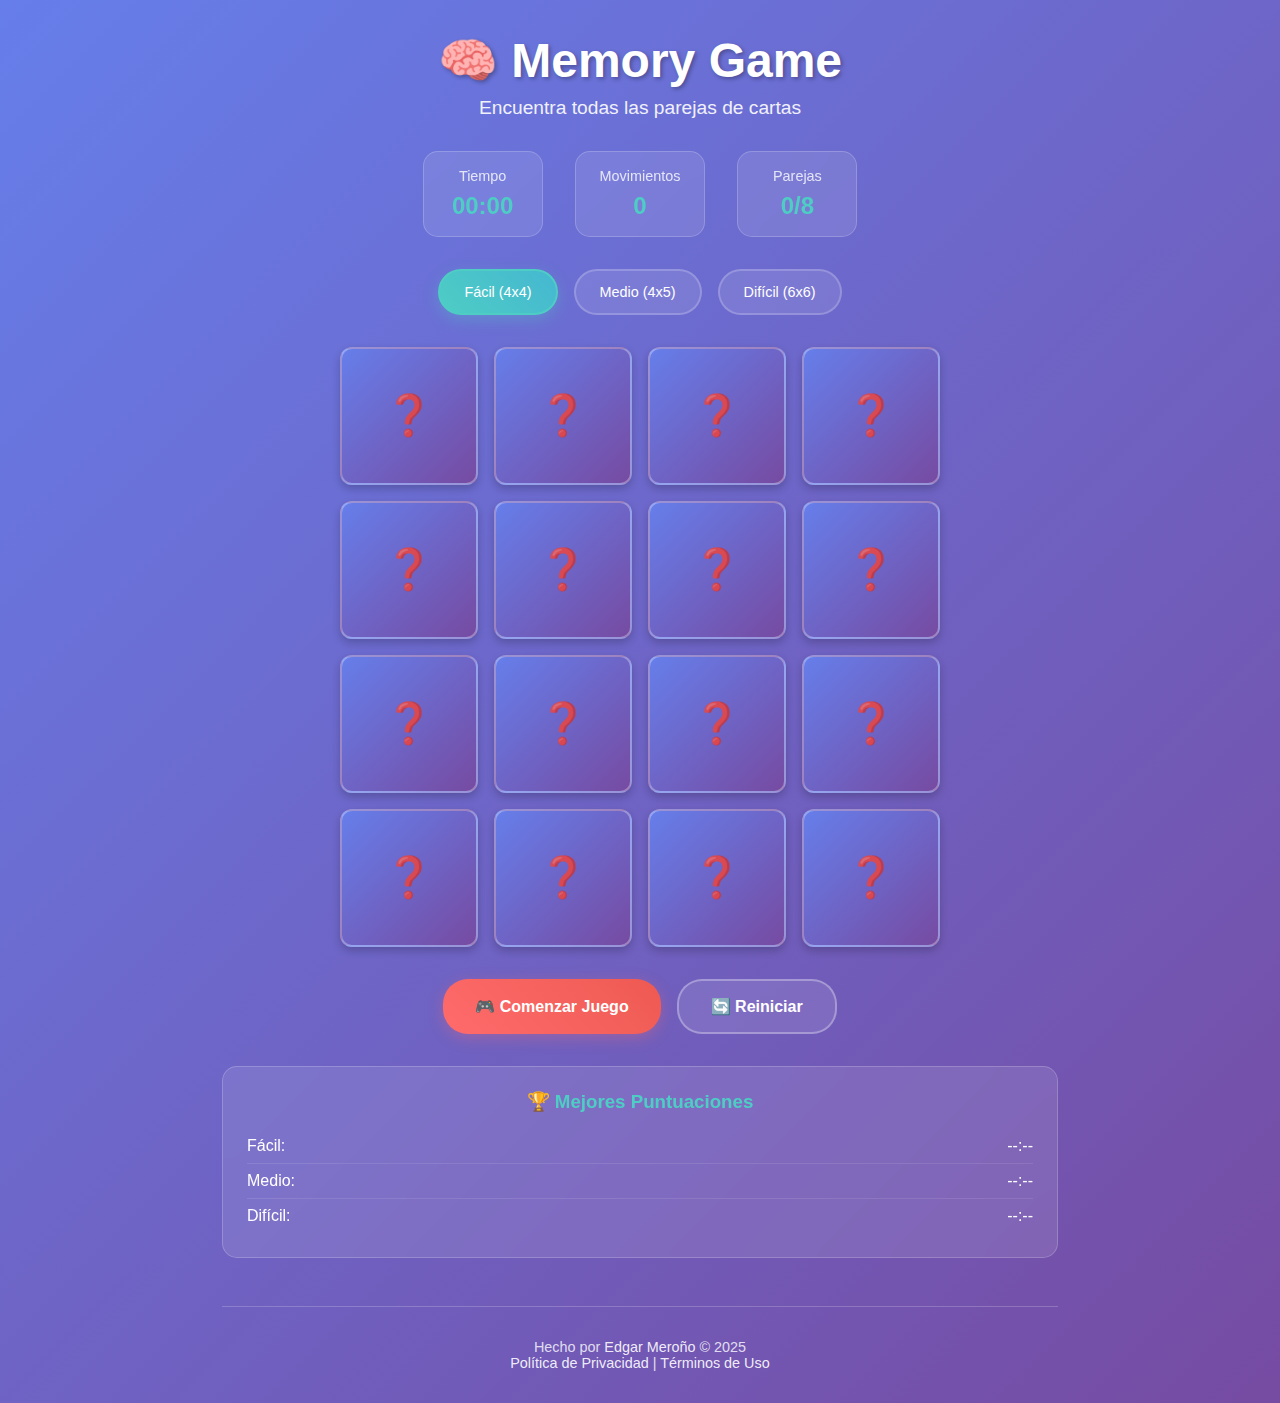
<file: index.html>
<!DOCTYPE html>
<html lang="es">
<head>
    <meta charset="UTF-8">
    <meta name="viewport" content="width=device-width, initial-scale=1.0">
    <title>Memory Game - Juego de Memoria</title>
    <link rel="stylesheet" href="style.css">
    <script async src="https://pagead2.googlesyndication.com/pagead/js/adsbygoogle.js?client=ca-pub-2020682774983859"
     crossorigin="anonymous"></script>
    <!-- Google tag (gtag.js) -->
<script async src="https://www.googletagmanager.com/gtag/js?id=G-5NDD32JNR6"></script>
<script>
  window.dataLayer = window.dataLayer || [];
  function gtag(){dataLayer.push(arguments);}
  gtag('js', new Date());

  gtag('config', 'G-5NDD32JNR6');
</script>
</head>
<body>
    <div class="game-container">
        <header class="game-header">
            <h1>🧠 Memory Game</h1>
            <p>Encuentra todas las parejas de cartas</p>
        </header>

        <div class="game-stats">
            <div class="stat-item">
                <span class="stat-label">Tiempo</span>
                <span class="stat-value" id="timer">00:00</span>
            </div>
            <div class="stat-item">
                <span class="stat-label">Movimientos</span>
                <span class="stat-value" id="moves">0</span>
            </div>
            <div class="stat-item">
                <span class="stat-label">Parejas</span>
                <span class="stat-value" id="pairs">0/8</span>
            </div>
        </div>

        <div class="difficulty-selector">
            <button class="difficulty-btn active" data-level="easy">
                Fácil (4x4)
            </button>
            <button class="difficulty-btn" data-level="medium">
                Medio (4x5)
            </button>
            <button class="difficulty-btn" data-level="hard">
                Difícil (6x6)
            </button>
        </div>

        <div class="game-board" id="game-board">
            <!-- Las cartas se generan dinámicamente -->
        </div>

        <div class="game-controls">
            <button class="control-btn primary" id="start-btn">
                🎮 Comenzar Juego
            </button>
            <button class="control-btn secondary" id="reset-btn">
                🔄 Reiniciar
            </button>
        </div>

        <div class="best-scores">
            <h3>🏆 Mejores Puntuaciones</h3>
            <div id="scores-list">
                <div class="score-item">
                    <span>Fácil:</span>
                    <span id="best-easy">--:--</span>
                </div>
                <div class="score-item">
                    <span>Medio:</span>
                    <span id="best-medium">--:--</span>
                </div>
                <div class="score-item">
                    <span>Difícil:</span>
                    <span id="best-hard">--:--</span>
                </div>
            </div>
        </div>

        <!-- Modal de victoria -->
        <div class="modal" id="victory-modal">
            <div class="modal-content">
                <h2>🎉 ¡Felicitaciones!</h2>
                <p>Has completado el juego</p>
                <div class="victory-stats">
                    <div>⏱️ Tiempo: <span id="final-time"></span></div>
                    <div>🎯 Movimientos: <span id="final-moves"></span></div>
                    <div id="new-record" class="new-record hidden">
                        🏆 ¡Nuevo récord!
                    </div>
                </div>
                <div class="modal-buttons">
                    <button class="control-btn primary" id="play-again">
                        🎮 Jugar de nuevo
                    </button>
                    <button class="control-btn secondary" id="close-modal">
                        ✖️ Cerrar
                    </button>
                </div>
            </div>
        </div>
        
        <div class="footer">
            Hecho por <a href="https://mi-portfolio-omega-cyan.vercel.app/" target="_blank">Edgar Meroño</a> © 2025
            <br>
            <div class="legal-links">
                <a href="privacy.html">Política de Privacidad</a> | 
                <a href="terms.html">Términos de Uso</a>
            </div>  
        </div>      
    </div>

    <script src="script.js"></script>
</body>
</html>
</file>
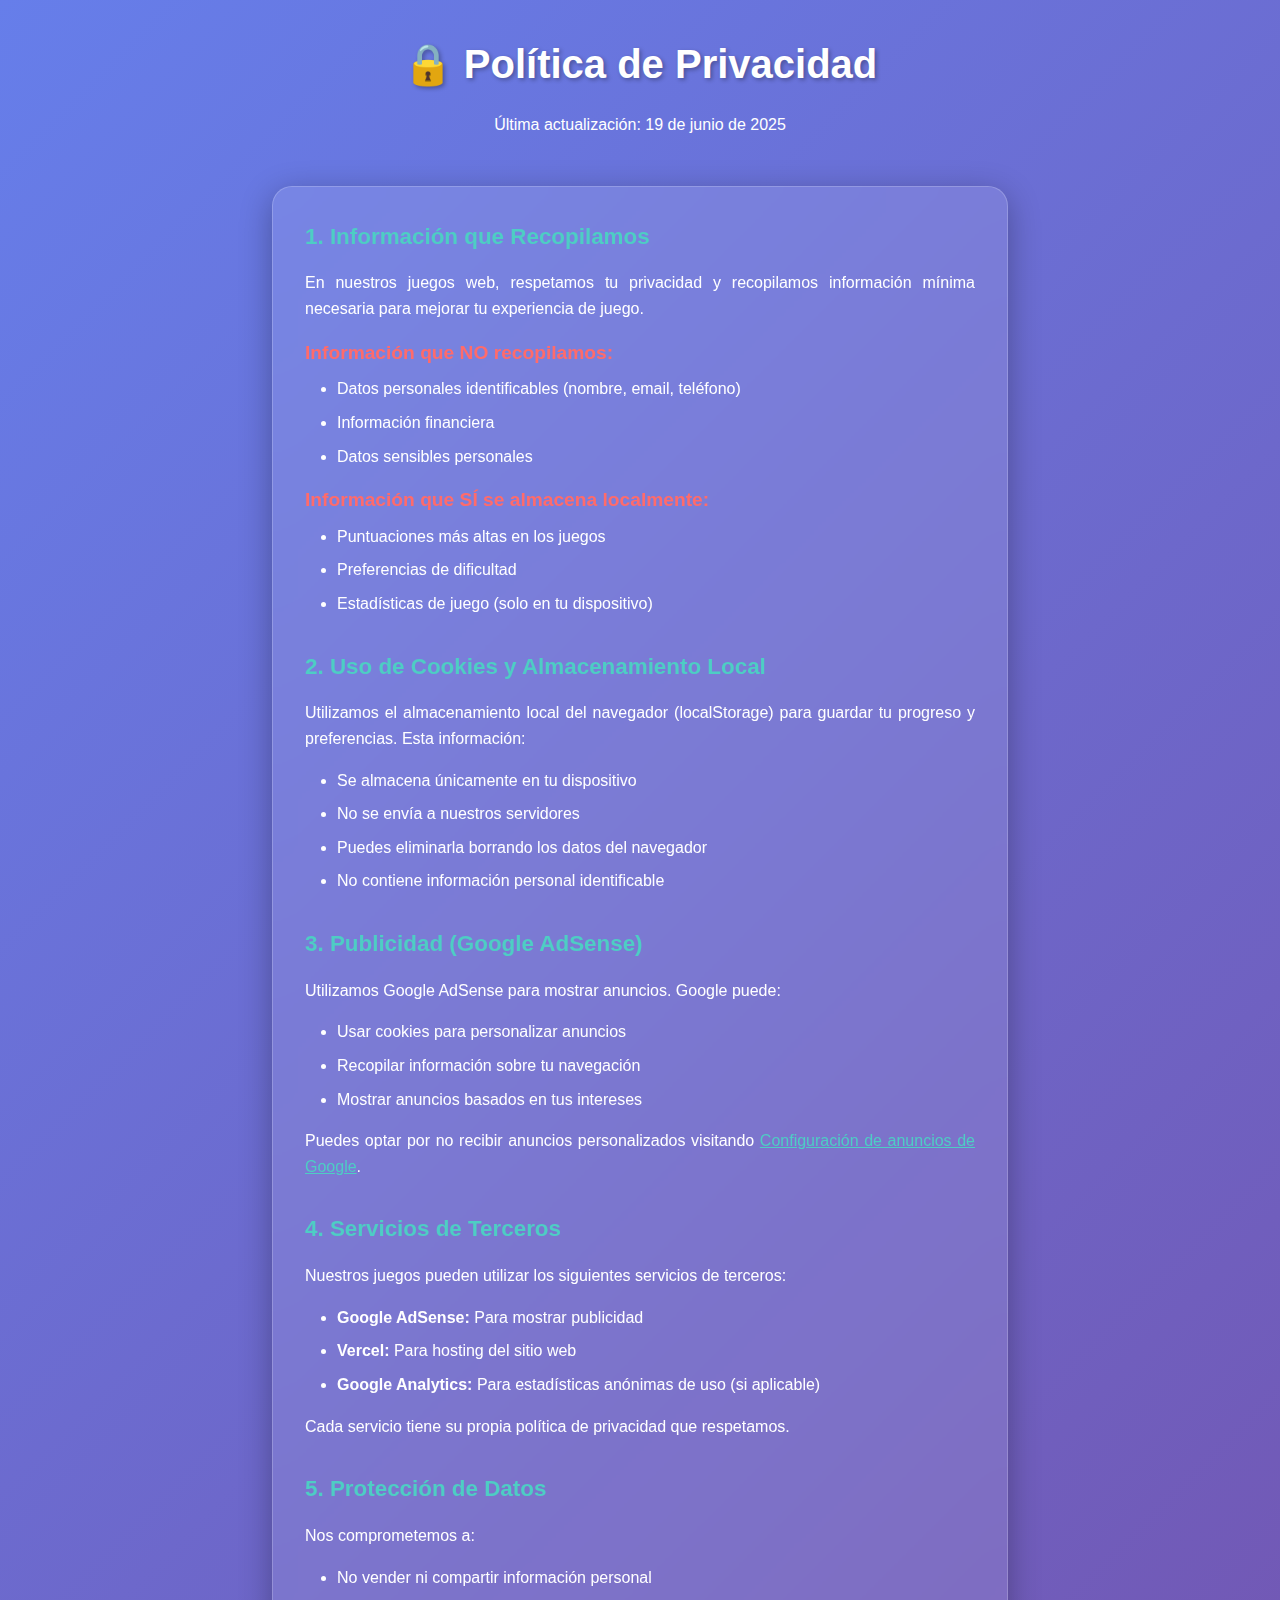
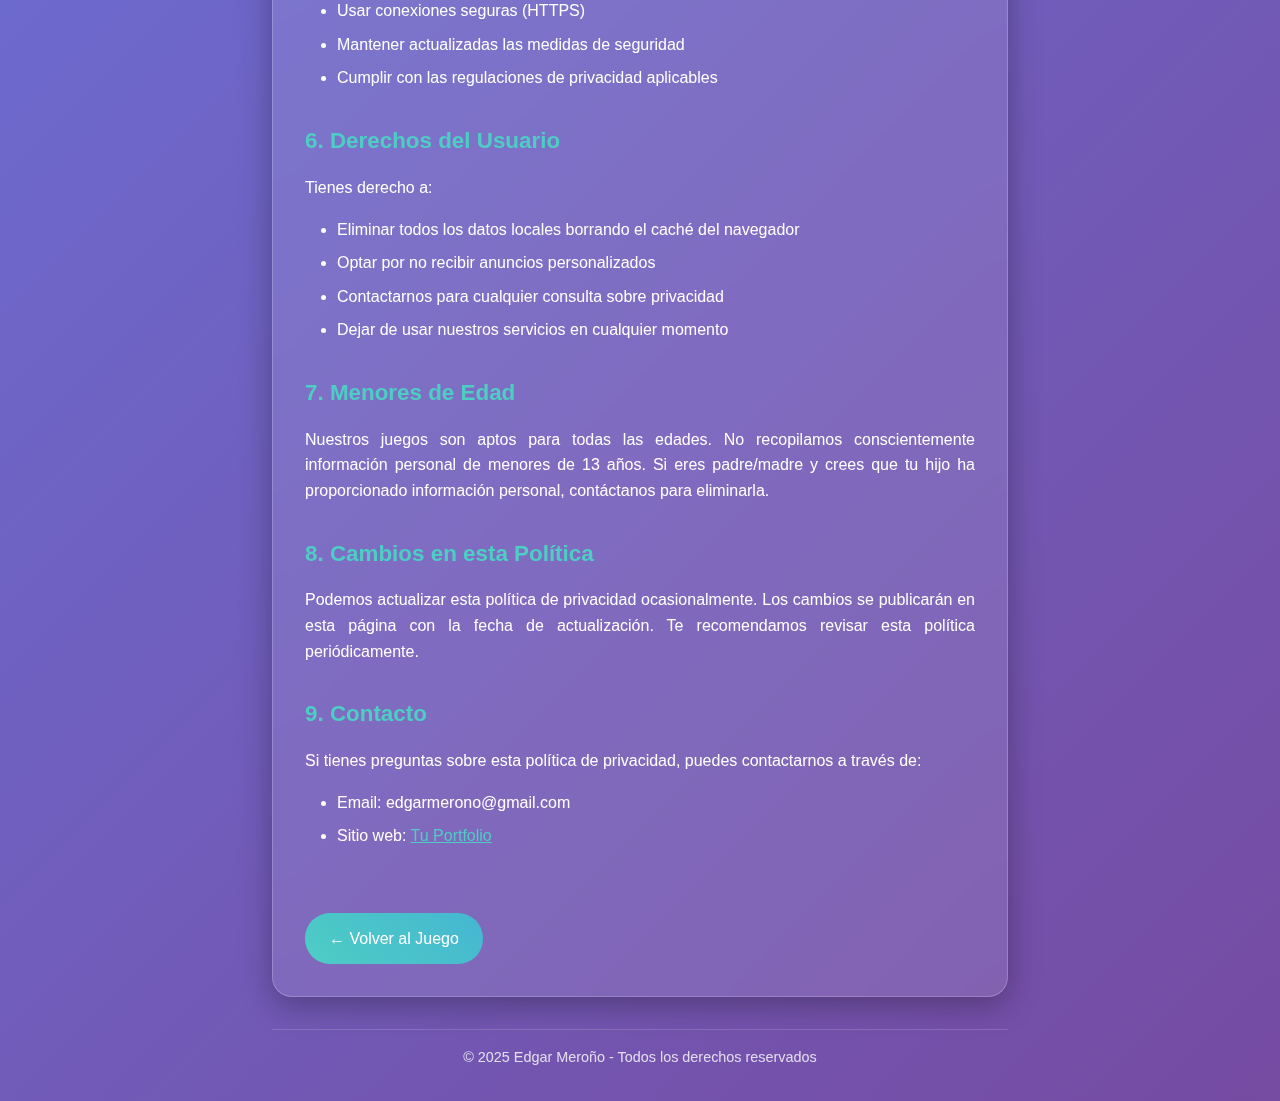
<file: privacy.html>
<!DOCTYPE html>
<html lang="es">
<head>
    <meta charset="UTF-8">
    <meta name="viewport" content="width=device-width, initial-scale=1.0">
    <title>Política de Privacidad - Edgar Meroño Games</title>
    <style>
        * {
            margin: 0;
            padding: 0;
            box-sizing: border-box;
        }

        body {
            font-family: 'Segoe UI', Tahoma, Geneva, Verdana, sans-serif;
            background: linear-gradient(135deg, #667eea 0%, #764ba2 100%);
            min-height: 100vh;
            color: white;
            line-height: 1.6;
        }

        .container {
            max-width: 800px;
            margin: 0 auto;
            padding: 2rem;
        }

        .header {
            text-align: center;
            margin-bottom: 3rem;
        }

        .header h1 {
            font-size: 2.5rem;
            margin-bottom: 1rem;
            text-shadow: 2px 2px 4px rgba(0, 0, 0, 0.3);
        }

        .content {
            background: rgba(255, 255, 255, 0.1);
            backdrop-filter: blur(10px);
            border-radius: 20px;
            padding: 2rem;
            box-shadow: 0 8px 32px rgba(0, 0, 0, 0.3);
            border: 1px solid rgba(255, 255, 255, 0.2);
        }

        .section {
            margin-bottom: 2rem;
        }

        .section h2 {
            color: #4ecdc4;
            margin-bottom: 1rem;
            font-size: 1.4rem;
        }

        .section h3 {
            color: #ff6b6b;
            margin-bottom: 0.5rem;
            font-size: 1.2rem;
        }

        .section p {
            margin-bottom: 1rem;
            text-align: justify;
        }

        .section ul {
            margin-left: 2rem;
            margin-bottom: 1rem;
        }

        .section li {
            margin-bottom: 0.5rem;
        }

        .back-link {
            display: inline-block;
            background: linear-gradient(45deg, #4ecdc4, #45b7d1);
            color: white;
            text-decoration: none;
            padding: 0.8rem 1.5rem;
            border-radius: 25px;
            margin-top: 2rem;
            transition: all 0.3s ease;
        }

        .back-link:hover {
            transform: translateY(-2px);
            box-shadow: 0 5px 15px rgba(78, 205, 196, 0.3);
        }

        .footer {
            text-align: center;
            margin-top: 2rem;
            padding-top: 1rem;
            border-top: 1px solid rgba(255, 255, 255, 0.2);
            font-size: 0.9rem;
            opacity: 0.8;
        }
    </style>
</head>
<body>
    <div class="container">
        <div class="header">
            <h1>🔒 Política de Privacidad</h1>
            <p>Última actualización: 19 de junio de 2025</p>
        </div>

        <div class="content">
            <div class="section">
                <h2>1. Información que Recopilamos</h2>
                <p>En nuestros juegos web, respetamos tu privacidad y recopilamos información mínima necesaria para mejorar tu experiencia de juego.</p>
                
                <h3>Información que NO recopilamos:</h3>
                <ul>
                    <li>Datos personales identificables (nombre, email, teléfono)</li>
                    <li>Información financiera</li>
                    <li>Datos sensibles personales</li>
                </ul>

                <h3>Información que SÍ se almacena localmente:</h3>
                <ul>
                    <li>Puntuaciones más altas en los juegos</li>
                    <li>Preferencias de dificultad</li>
                    <li>Estadísticas de juego (solo en tu dispositivo)</li>
                </ul>
            </div>

            <div class="section">
                <h2>2. Uso de Cookies y Almacenamiento Local</h2>
                <p>Utilizamos el almacenamiento local del navegador (localStorage) para guardar tu progreso y preferencias. Esta información:</p>
                <ul>
                    <li>Se almacena únicamente en tu dispositivo</li>
                    <li>No se envía a nuestros servidores</li>
                    <li>Puedes eliminarla borrando los datos del navegador</li>
                    <li>No contiene información personal identificable</li>
                </ul>
            </div>

            <div class="section">
                <h2>3. Publicidad (Google AdSense)</h2>
                <p>Utilizamos Google AdSense para mostrar anuncios. Google puede:</p>
                <ul>
                    <li>Usar cookies para personalizar anuncios</li>
                    <li>Recopilar información sobre tu navegación</li>
                    <li>Mostrar anuncios basados en tus intereses</li>
                </ul>
                <p>Puedes optar por no recibir anuncios personalizados visitando <a href="https://www.google.com/settings/ads" target="_blank" style="color: #4ecdc4;">Configuración de anuncios de Google</a>.</p>
            </div>

            <div class="section">
                <h2>4. Servicios de Terceros</h2>
                <p>Nuestros juegos pueden utilizar los siguientes servicios de terceros:</p>
                <ul>
                    <li><strong>Google AdSense:</strong> Para mostrar publicidad</li>
                    <li><strong>Vercel:</strong> Para hosting del sitio web</li>
                    <li><strong>Google Analytics:</strong> Para estadísticas anónimas de uso (si aplicable)</li>
                </ul>
                <p>Cada servicio tiene su propia política de privacidad que respetamos.</p>
            </div>

            <div class="section">
                <h2>5. Protección de Datos</h2>
                <p>Nos comprometemos a:</p>
                <ul>
                    <li>No vender ni compartir información personal</li>
                    <li>Usar conexiones seguras (HTTPS)</li>
                    <li>Mantener actualizadas las medidas de seguridad</li>
                    <li>Cumplir con las regulaciones de privacidad aplicables</li>
                </ul>
            </div>

            <div class="section">
                <h2>6. Derechos del Usuario</h2>
                <p>Tienes derecho a:</p>
                <ul>
                    <li>Eliminar todos los datos locales borrando el caché del navegador</li>
                    <li>Optar por no recibir anuncios personalizados</li>
                    <li>Contactarnos para cualquier consulta sobre privacidad</li>
                    <li>Dejar de usar nuestros servicios en cualquier momento</li>
                </ul>
            </div>

            <div class="section">
                <h2>7. Menores de Edad</h2>
                <p>Nuestros juegos son aptos para todas las edades. No recopilamos conscientemente información personal de menores de 13 años. Si eres padre/madre y crees que tu hijo ha proporcionado información personal, contáctanos para eliminarla.</p>
            </div>

            <div class="section">
                <h2>8. Cambios en esta Política</h2>
                <p>Podemos actualizar esta política de privacidad ocasionalmente. Los cambios se publicarán en esta página con la fecha de actualización. Te recomendamos revisar esta política periódicamente.</p>
            </div>

            <div class="section">
                <h2>9. Contacto</h2>
                <p>Si tienes preguntas sobre esta política de privacidad, puedes contactarnos a través de:</p>
                <ul>
                    <li>Email: edgarmerono@gmail.com</li>
                    <li>Sitio web: <a href="https://mi-portfolio-omega-cyan.vercel.app/" style="color: #4ecdc4;">Tu Portfolio</a></li>
                </ul>
            </div>

            <a href="javascript:history.back()" class="back-link">← Volver al Juego</a>
        </div>

        <div class="footer">
            <p>© 2025 Edgar Meroño - Todos los derechos reservados</p>
        </div>
    </div>
</body>
</html>
</file>
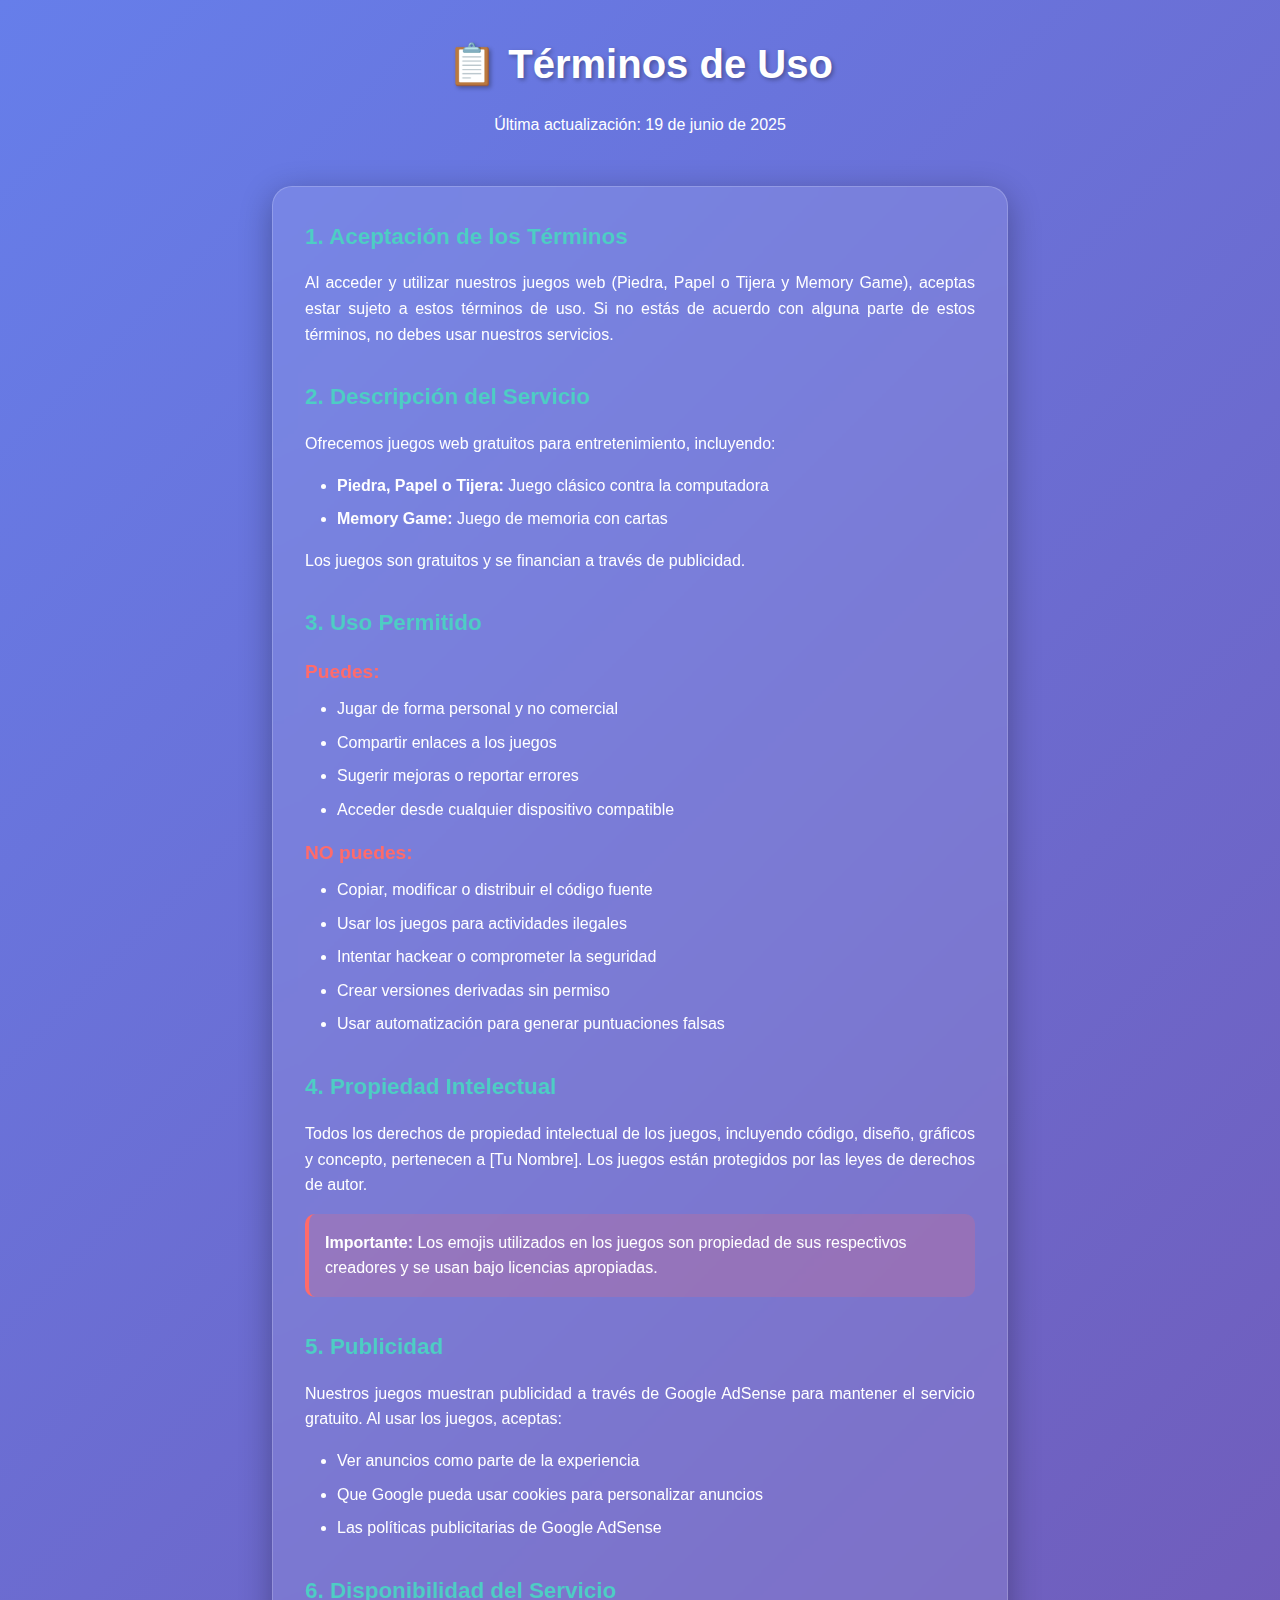
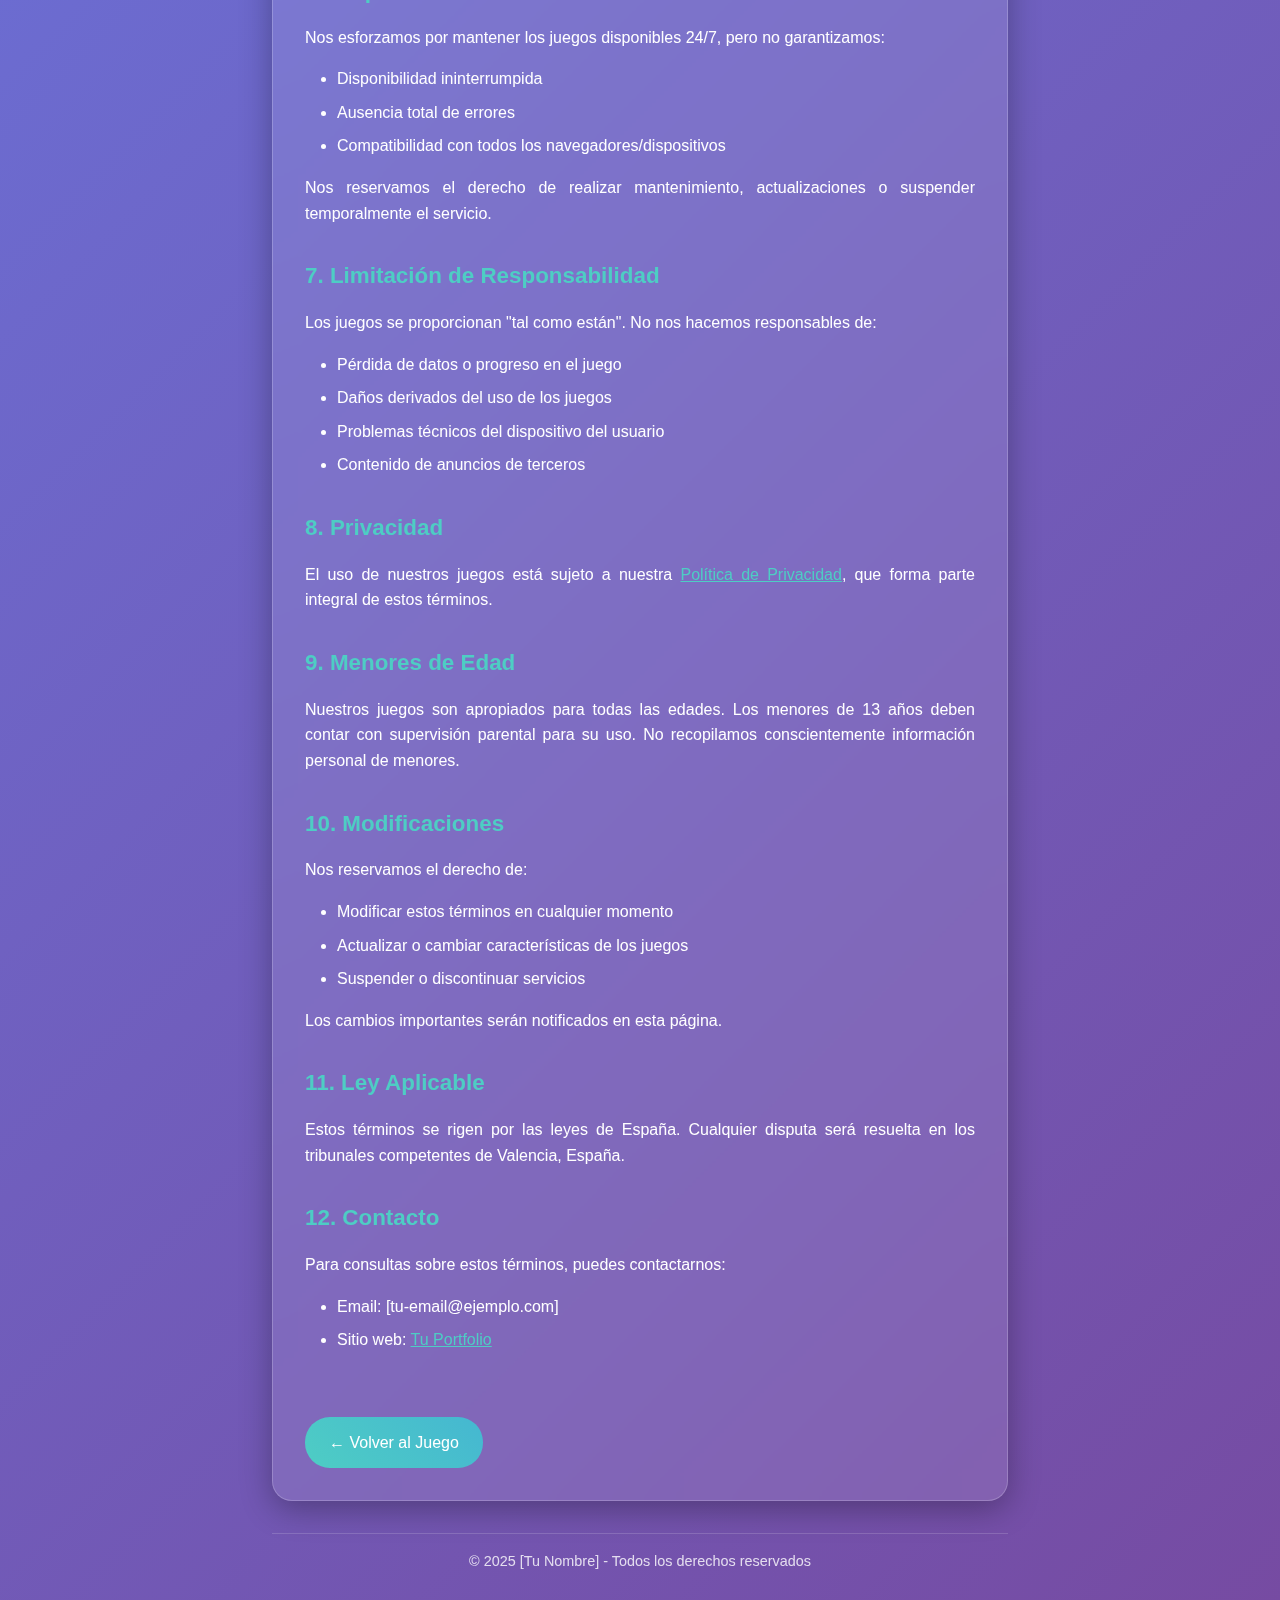
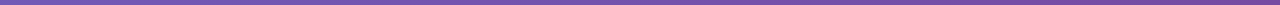
<file: terms.html>
<!DOCTYPE html>
<html lang="es">
<head>
    <meta charset="UTF-8">
    <meta name="viewport" content="width=device-width, initial-scale=1.0">
    <title>Términos de Uso - [Tu Nombre] Games</title>
    <style>
        * {
            margin: 0;
            padding: 0;
            box-sizing: border-box;
        }

        body {
            font-family: 'Segoe UI', Tahoma, Geneva, Verdana, sans-serif;
            background: linear-gradient(135deg, #667eea 0%, #764ba2 100%);
            min-height: 100vh;
            color: white;
            line-height: 1.6;
        }

        .container {
            max-width: 800px;
            margin: 0 auto;
            padding: 2rem;
        }

        .header {
            text-align: center;
            margin-bottom: 3rem;
        }

        .header h1 {
            font-size: 2.5rem;
            margin-bottom: 1rem;
            text-shadow: 2px 2px 4px rgba(0, 0, 0, 0.3);
        }

        .content {
            background: rgba(255, 255, 255, 0.1);
            backdrop-filter: blur(10px);
            border-radius: 20px;
            padding: 2rem;
            box-shadow: 0 8px 32px rgba(0, 0, 0, 0.3);
            border: 1px solid rgba(255, 255, 255, 0.2);
        }

        .section {
            margin-bottom: 2rem;
        }

        .section h2 {
            color: #4ecdc4;
            margin-bottom: 1rem;
            font-size: 1.4rem;
        }

        .section h3 {
            color: #ff6b6b;
            margin-bottom: 0.5rem;
            font-size: 1.2rem;
        }

        .section p {
            margin-bottom: 1rem;
            text-align: justify;
        }

        .section ul {
            margin-left: 2rem;
            margin-bottom: 1rem;
        }

        .section li {
            margin-bottom: 0.5rem;
        }

        .back-link {
            display: inline-block;
            background: linear-gradient(45deg, #4ecdc4, #45b7d1);
            color: white;
            text-decoration: none;
            padding: 0.8rem 1.5rem;
            border-radius: 25px;
            margin-top: 2rem;
            transition: all 0.3s ease;
        }

        .back-link:hover {
            transform: translateY(-2px);
            box-shadow: 0 5px 15px rgba(78, 205, 196, 0.3);
        }

        .footer {
            text-align: center;
            margin-top: 2rem;
            padding-top: 1rem;
            border-top: 1px solid rgba(255, 255, 255, 0.2);
            font-size: 0.9rem;
            opacity: 0.8;
        }

        .highlight {
            background: rgba(255, 107, 107, 0.2);
            padding: 1rem;
            border-radius: 10px;
            border-left: 4px solid #ff6b6b;
            margin: 1rem 0;
        }
    </style>
</head>
<body>
    <div class="container">
        <div class="header">
            <h1>📋 Términos de Uso</h1>
            <p>Última actualización: 19 de junio de 2025</p>
        </div>

        <div class="content">
            <div class="section">
                <h2>1. Aceptación de los Términos</h2>
                <p>Al acceder y utilizar nuestros juegos web (Piedra, Papel o Tijera y Memory Game), aceptas estar sujeto a estos términos de uso. Si no estás de acuerdo con alguna parte de estos términos, no debes usar nuestros servicios.</p>
            </div>

            <div class="section">
                <h2>2. Descripción del Servicio</h2>
                <p>Ofrecemos juegos web gratuitos para entretenimiento, incluyendo:</p>
                <ul>
                    <li><strong>Piedra, Papel o Tijera:</strong> Juego clásico contra la computadora</li>
                    <li><strong>Memory Game:</strong> Juego de memoria con cartas</li>
                </ul>
                <p>Los juegos son gratuitos y se financian a través de publicidad.</p>
            </div>

            <div class="section">
                <h2>3. Uso Permitido</h2>
                <h3>Puedes:</h3>
                <ul>
                    <li>Jugar de forma personal y no comercial</li>
                    <li>Compartir enlaces a los juegos</li>
                    <li>Sugerir mejoras o reportar errores</li>
                    <li>Acceder desde cualquier dispositivo compatible</li>
                </ul>

                <h3>NO puedes:</h3>
                <ul>
                    <li>Copiar, modificar o distribuir el código fuente</li>
                    <li>Usar los juegos para actividades ilegales</li>
                    <li>Intentar hackear o comprometer la seguridad</li>
                    <li>Crear versiones derivadas sin permiso</li>
                    <li>Usar automatización para generar puntuaciones falsas</li>
                </ul>
            </div>

            <div class="section">
                <h2>4. Propiedad Intelectual</h2>
                <p>Todos los derechos de propiedad intelectual de los juegos, incluyendo código, diseño, gráficos y concepto, pertenecen a [Tu Nombre]. Los juegos están protegidos por las leyes de derechos de autor.</p>
                
                <div class="highlight">
                    <strong>Importante:</strong> Los emojis utilizados en los juegos son propiedad de sus respectivos creadores y se usan bajo licencias apropiadas.
                </div>
            </div>

            <div class="section">
                <h2>5. Publicidad</h2>
                <p>Nuestros juegos muestran publicidad a través de Google AdSense para mantener el servicio gratuito. Al usar los juegos, aceptas:</p>
                <ul>
                    <li>Ver anuncios como parte de la experiencia</li>
                    <li>Que Google pueda usar cookies para personalizar anuncios</li>
                    <li>Las políticas publicitarias de Google AdSense</li>
                </ul>
            </div>

            <div class="section">
                <h2>6. Disponibilidad del Servicio</h2>
                <p>Nos esforzamos por mantener los juegos disponibles 24/7, pero no garantizamos:</p>
                <ul>
                    <li>Disponibilidad ininterrumpida</li>
                    <li>Ausencia total de errores</li>
                    <li>Compatibilidad con todos los navegadores/dispositivos</li>
                </ul>
                <p>Nos reservamos el derecho de realizar mantenimiento, actualizaciones o suspender temporalmente el servicio.</p>
            </div>

            <div class="section">
                <h2>7. Limitación de Responsabilidad</h2>
                <p>Los juegos se proporcionan "tal como están". No nos hacemos responsables de:</p>
                <ul>
                    <li>Pérdida de datos o progreso en el juego</li>
                    <li>Daños derivados del uso de los juegos</li>
                    <li>Problemas técnicos del dispositivo del usuario</li>
                    <li>Contenido de anuncios de terceros</li>
                </ul>
            </div>

            <div class="section">
                <h2>8. Privacidad</h2>
                <p>El uso de nuestros juegos está sujeto a nuestra <a href="privacy.html" style="color: #4ecdc4;">Política de Privacidad</a>, que forma parte integral de estos términos.</p>
            </div>

            <div class="section">
                <h2>9. Menores de Edad</h2>
                <p>Nuestros juegos son apropiados para todas las edades. Los menores de 13 años deben contar con supervisión parental para su uso. No recopilamos conscientemente información personal de menores.</p>
            </div>

            <div class="section">
                <h2>10. Modificaciones</h2>
                <p>Nos reservamos el derecho de:</p>
                <ul>
                    <li>Modificar estos términos en cualquier momento</li>
                    <li>Actualizar o cambiar características de los juegos</li>
                    <li>Suspender o discontinuar servicios</li>
                </ul>
                <p>Los cambios importantes serán notificados en esta página.</p>
            </div>

            <div class="section">
                <h2>11. Ley Aplicable</h2>
                <p>Estos términos se rigen por las leyes de España. Cualquier disputa será resuelta en los tribunales competentes de Valencia, España.</p>
            </div>

            <div class="section">
                <h2>12. Contacto</h2>
                <p>Para consultas sobre estos términos, puedes contactarnos:</p>
                <ul>
                    <li>Email: [tu-email@ejemplo.com]</li>
                    <li>Sitio web: <a href="https://mi-portfolio-omega-cyan.vercel.app/" style="color: #4ecdc4;">Tu Portfolio</a></li>
                </ul>
            </div>

            <a href="javascript:history.back()" class="back-link">← Volver al Juego</a>
        </div>

        <div class="footer">
            <p>© 2025 [Tu Nombre] - Todos los derechos reservados</p>
        </div>
    </div>
</body>
</html>
</file>
<file: style.css>
* {
    margin: 0;
    padding: 0;
    box-sizing: border-box;
}

body {
    font-family: 'Segoe UI', Tahoma, Geneva, Verdana, sans-serif;
    background: linear-gradient(135deg, #667eea 0%, #764ba2 100%);
    min-height: 100vh;
    color: white;
    overflow-x: hidden;
}

.game-container {
    max-width: 900px;
    margin: 0 auto;
    padding: 2rem;
    text-align: center;
}

/* Header */
.game-header h1 {
    font-size: 3rem;
    margin-bottom: 0.5rem;
    text-shadow: 2px 2px 4px rgba(0, 0, 0, 0.3);
    background-size: 300% 300%;
}

.game-header p {
    font-size: 1.2rem;
    opacity: 0.9;
    margin-bottom: 2rem;
}

/* Estadísticas del juego */
.game-stats {
    display: flex;
    justify-content: center;
    gap: 2rem;
    margin: 2rem 0;
    flex-wrap: wrap;
}

.stat-item {
    background: rgba(255, 255, 255, 0.1);
    backdrop-filter: blur(10px);
    padding: 1rem 1.5rem;
    border-radius: 15px;
    border: 1px solid rgba(255, 255, 255, 0.2);
    min-width: 120px;
}

.stat-label {
    display: block;
    font-size: 0.9rem;
    opacity: 0.8;
    margin-bottom: 0.5rem;
}

.stat-value {
    display: block;
    font-size: 1.5rem;
    font-weight: bold;
    color: #4ecdc4;
}

/* Selector de dificultad */
.difficulty-selector {
    display: flex;
    justify-content: center;
    gap: 1rem;
    margin: 2rem 0;
    flex-wrap: wrap;
}

.difficulty-btn {
    background: rgba(255, 255, 255, 0.1);
    border: 2px solid rgba(255, 255, 255, 0.2);
    color: white;
    padding: 0.8rem 1.5rem;
    border-radius: 25px;
    cursor: pointer;
    transition: all 0.3s ease;
    font-size: 0.9rem;
}

.difficulty-btn:hover {
    background: rgba(255, 255, 255, 0.2);
    transform: translateY(-2px);
}

.difficulty-btn.active {
    background: linear-gradient(45deg, #4ecdc4, #45b7d1);
    border-color: #4ecdc4;
    box-shadow: 0 5px 15px rgba(78, 205, 196, 0.3);
}

/* Tablero de juego */
.game-board {
    display: grid;
    gap: 1rem;
    margin: 2rem auto;
    max-width: 600px;
    perspective: 1000px;
}

.game-board.easy {
    grid-template-columns: repeat(4, 1fr);
}

.game-board.medium {
    grid-template-columns: repeat(5, 1fr);
}

.game-board.hard {
    grid-template-columns: repeat(6, 1fr);
}

/* Cartas */
.card {
    aspect-ratio: 1;
    position: relative;
    cursor: pointer;
    transform-style: preserve-3d;
    transition: transform 0.6s ease;
    border-radius: 12px;
    min-height: 80px;
}

.card.flipped {
    transform: rotateY(180deg);
}

.card.matched {
    transform: rotateY(180deg) scale(0.9);
    opacity: 0.7;
    pointer-events: none;
}

.card.wrong {
    animation: shake 0.5s ease-in-out;
}

.card-face {
    position: absolute;
    width: 100%;
    height: 100%;
    backface-visibility: hidden;
    border-radius: 12px;
    display: flex;
    align-items: center;
    justify-content: center;
    font-size: 2rem;
    box-shadow: 0 4px 8px rgba(0, 0, 0, 0.2);
}

.card-front {
    background: linear-gradient(135deg, #667eea, #764ba2);
    border: 2px solid rgba(255, 255, 255, 0.3);
}

.card-front::before {
    content: '❓';
    color: rgba(255, 255, 255, 0.8);
    font-size: 2.5rem;
}

.card-back {
    background: linear-gradient(135deg, #4ecdc4, #44a08d);
    border: 2px solid rgba(255, 255, 255, 0.4);
    transform: rotateY(180deg);
    box-shadow: 0 4px 15px rgba(78, 205, 196, 0.3);
}

/* Controles */
.game-controls {
    display: flex;
    justify-content: center;
    gap: 1rem;
    margin: 2rem 0;
    flex-wrap: wrap;
}

.control-btn {
    padding: 1rem 2rem;
    border: none;
    border-radius: 25px;
    font-size: 1rem;
    font-weight: bold;
    cursor: pointer;
    transition: all 0.3s ease;
    min-width: 150px;
}

.control-btn.primary {
    background: linear-gradient(45deg, #ff6b6b, #ee5a52);
    color: white;
    box-shadow: 0 4px 15px rgba(255, 107, 107, 0.3);
}

.control-btn.secondary {
    background: rgba(255, 255, 255, 0.1);
    color: white;
    border: 2px solid rgba(255, 255, 255, 0.3);
}

.control-btn:hover {
    transform: translateY(-3px);
    box-shadow: 0 6px 20px rgba(0, 0, 0, 0.2);
}

.control-btn:disabled {
    opacity: 0.5;
    cursor: not-allowed;
    transform: none;
}

/* Mejores puntuaciones */
.best-scores {
    background: rgba(255, 255, 255, 0.1);
    backdrop-filter: blur(10px);
    border-radius: 15px;
    padding: 1.5rem;
    margin: 2rem 0;
    border: 1px solid rgba(255, 255, 255, 0.2);
}

.best-scores h3 {
    margin-bottom: 1rem;
    color: #4ecdc4;
}

.score-item {
    display: flex;
    justify-content: space-between;
    padding: 0.5rem 0;
    border-bottom: 1px solid rgba(255, 255, 255, 0.1);
}

.score-item:last-child {
    border-bottom: none;
}

/* Modal */
.modal {
    position: fixed;
    top: 0;
    left: 0;
    width: 100%;
    height: 100%;
    background: rgba(0, 0, 0, 0.8);
    backdrop-filter: blur(5px);
    display: flex;
    align-items: center;
    justify-content: center;
    z-index: 1000;
    opacity: 0;
    visibility: hidden;
    transition: all 0.3s ease;
}

.modal.show {
    opacity: 1;
    visibility: visible;
}

.modal-content {
    background: rgba(255, 255, 255, 0.1);
    backdrop-filter: blur(20px);
    border-radius: 20px;
    padding: 2rem;
    text-align: center;
    border: 2px solid rgba(255, 255, 255, 0.2);
    max-width: 400px;
    width: 90%;
    transform: scale(0.7);
    transition: transform 0.3s ease;
}

.modal.show .modal-content {
    transform: scale(1);
}

.modal-content h2 {
    margin-bottom: 1rem;
    color: #4ecdc4;
}

.victory-stats {
    margin: 1.5rem 0;
    font-size: 1.1rem;
}

.victory-stats div {
    margin: 0.5rem 0;
}

.new-record {
    color: #ff6b6b;
    font-weight: bold;
    animation: pulse 2s infinite;
}

.new-record.hidden {
    display: none;
}

.modal-buttons {
    display: flex;
    gap: 1rem;
    justify-content: center;
    flex-wrap: wrap;
}

/* Footer */
.footer {
    margin-top: 3rem;
    padding-top: 2rem;
    border-top: 1px solid rgba(255, 255, 255, 0.2);
    font-size: 0.9rem;
    color: rgba(255, 255, 255, 0.8);
}

.footer a {
    color: rgba(255, 255, 255, 0.9);
    text-decoration: none;
    transition: color 0.3s ease;
}

.footer a:hover {
    color: #4ecdc4;
    text-shadow: 0 0 10px rgba(78, 205, 196, 0.5);
}

/* Animaciones */
@keyframes gradient {
    0% { background-position: 0% 50%; }
    50% { background-position: 100% 50%; }
    100% { background-position: 0% 50%; }
}

@keyframes shake {
    0%, 100% { transform: translateX(0); }
    25% { transform: translateX(-5px); }
    75% { transform: translateX(5px); }
}

@keyframes pulse {
    0%, 100% { transform: scale(1); }
    50% { transform: scale(1.05); }
}

@keyframes matchAnimation {
    0% { transform: scale(1); }
    50% { transform: scale(1.1); }
    100% { transform: scale(0.9); }
}

.card.match-animation {
    animation: matchAnimation 0.6s ease;
}

/* Responsive */
@media (max-width: 768px) {
    .game-container {
        padding: 1rem;
    }
    
    .game-header h1 {
        font-size: 2.5rem;
    }
    
    .game-stats {
        gap: 1rem;
    }
    
    .stat-item {
        padding: 0.8rem 1rem;
        min-width: 100px;
    }
    
    .game-board {
        gap: 0.5rem;
        max-width: 100%;
    }
    
    .card-face {
        font-size: 1.5rem;
    }
    
    .card-front::before {
        font-size: 2rem;
    }
    
    .control-btn {
        min-width: 120px;
        padding: 0.8rem 1.5rem;
    }
}

@media (max-width: 480px) {
    .difficulty-selector {
        flex-direction: column;
        align-items: center;
    }
    
    .difficulty-btn {
        width: 100%;
        max-width: 200px;
    }
    
    .game-controls {
        flex-direction: column;
        align-items: center;
    }
    
    .modal-buttons {
        flex-direction: column;
    }
}
</file>
